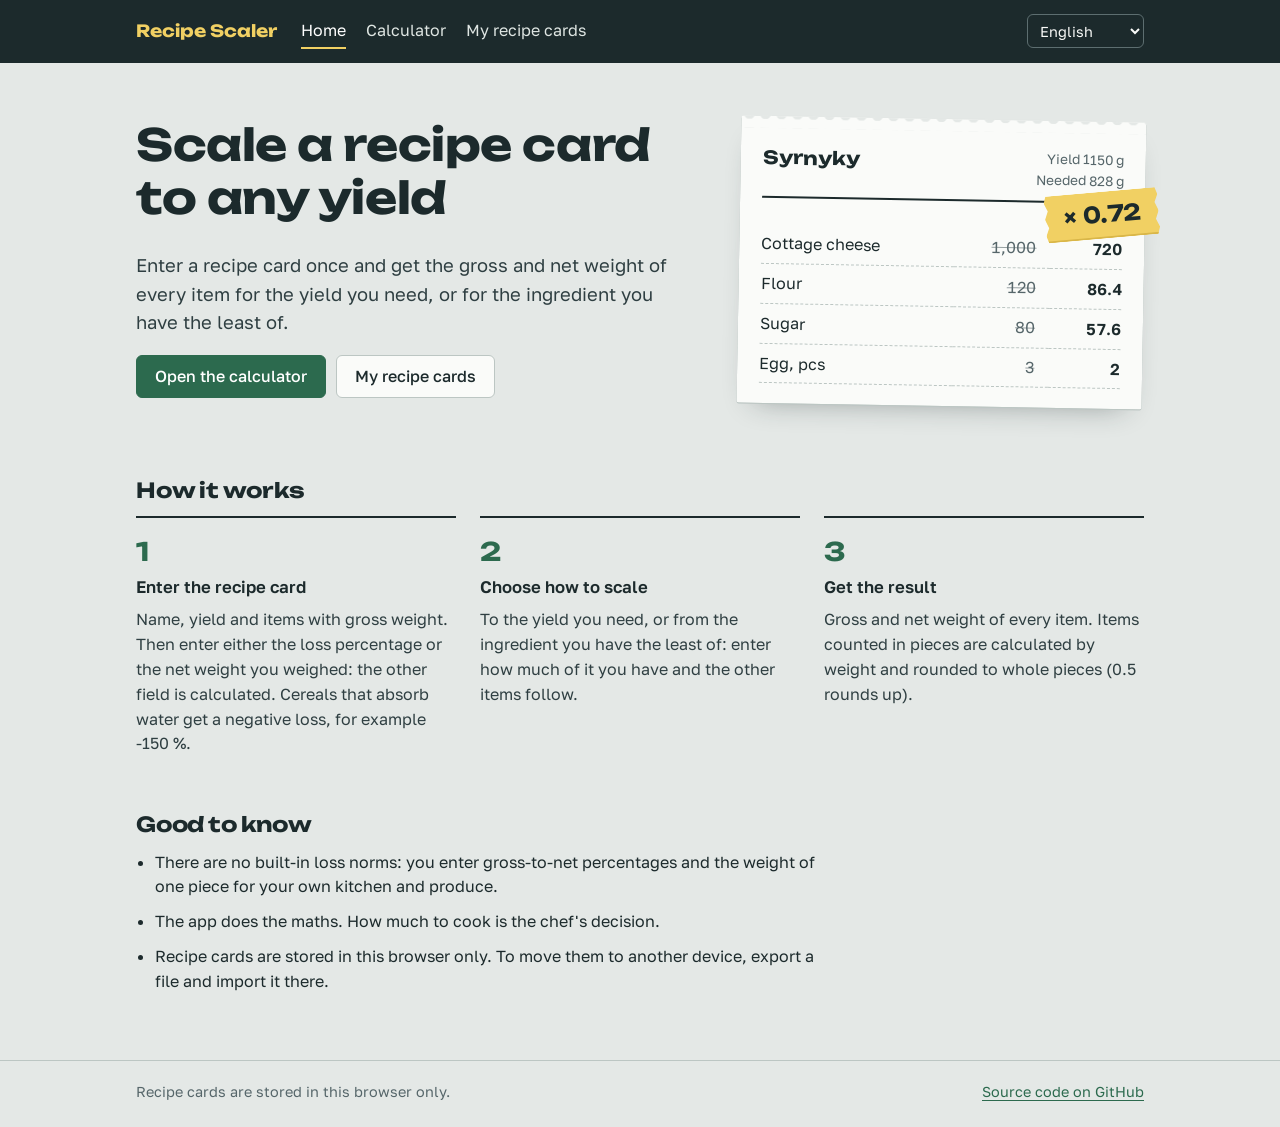
<file: index.html>
<!doctype html>
<html lang="en">
<head>
  <meta charset="utf-8">
  <meta name="viewport" content="width=device-width, initial-scale=1">
  <title>Recipe Scaler</title>
  <meta name="description" content="Recipe card scaling for chefs: gross and net weights for any yield or from a limiting ingredient.">
  <link rel="icon" href="favicon.svg" type="image/svg+xml">
  <link rel="preconnect" href="https://fonts.googleapis.com">
  <link rel="preconnect" href="https://fonts.gstatic.com" crossorigin>
  <link href="https://fonts.googleapis.com/css2?family=Golos+Text:wght@400;500;600&family=Unbounded:wght@500;700&display=swap" rel="stylesheet">
  <link rel="stylesheet" href="css/style.css">
</head>
<body data-title="title.home" data-page="home">
  <a class="skip-link" href="#main">Skip to content</a>
  <header class="site-header">
    <div class="wrap header-row">
      <a class="brand" href="index.html">Recipe Scaler</a>
      <nav class="site-nav">
        <a href="index.html" aria-current="page" data-i18n="nav.home">Home</a>
        <a href="calculator.html" data-i18n="nav.calculator">Calculator</a>
        <a href="recipes.html" data-i18n="nav.cards">My recipe cards</a>
      </nav>
      <select id="lang-select" class="lang-select" data-i18n-aria-label="nav.language" aria-label="Interface language"></select>
    </div>
  </header>

  <main id="main">
    <section class="hero wrap">
      <div class="hero-text">
        <h1 data-i18n="home.title">Scale a recipe card to any yield</h1>
        <p class="lead" data-i18n="home.lead">Enter a recipe card once and get the gross and net weight of every item for the yield you need, or for the ingredient you have the least of.</p>
        <div class="actions">
          <a class="button button-primary" href="calculator.html" data-i18n="home.cta">Open the calculator</a>
          <a class="button" href="recipes.html" data-i18n="home.cards">My recipe cards</a>
        </div>
      </div>

      <figure class="ticket" aria-hidden="true">
        <div class="ticket-head">
          <span class="ticket-name" data-i18n="ex.name">Syrnyky</span>
          <span class="ticket-yield"><span data-i18n="ex.base">Yield 1150 g</span><br><span data-i18n="ex.target">Needed 828 g</span></span>
        </div>
        <span class="tape tape-hero">&times; <span data-num="0.72">0.72</span></span>
        <table class="ticket-table">
          <tbody>
            <tr><td data-i18n="ex.item1">Cottage cheese</td><td class="num old" data-num="1000">1000</td><td class="num" data-num="720">720</td></tr>
            <tr><td data-i18n="ex.item2">Flour</td><td class="num old" data-num="120">120</td><td class="num" data-num="86.4">86.4</td></tr>
            <tr><td data-i18n="ex.item3">Sugar</td><td class="num old" data-num="80">80</td><td class="num" data-num="57.6">57.6</td></tr>
            <tr><td data-i18n="ex.item4">Egg, pcs</td><td class="num old" data-num="3">3</td><td class="num" data-num="2">2</td></tr>
          </tbody>
        </table>
      </figure>
    </section>

    <section class="wrap section">
      <h2 data-i18n="home.how">How it works</h2>
      <ol class="steps">
        <li>
          <h3 data-i18n="how.1.title">Enter the recipe card</h3>
          <p data-i18n="how.1.text"></p>
        </li>
        <li>
          <h3 data-i18n="how.2.title">Choose how to scale</h3>
          <p data-i18n="how.2.text"></p>
        </li>
        <li>
          <h3 data-i18n="how.3.title">Get the result</h3>
          <p data-i18n="how.3.text"></p>
        </li>
      </ol>
    </section>

    <section class="wrap section">
      <h2 data-i18n="home.rules">Good to know</h2>
      <ul class="rules">
        <li data-i18n="rule.norms"></li>
        <li data-i18n="rule.responsibility"></li>
        <li data-i18n="rule.storage"></li>
      </ul>
    </section>
  </main>

  <footer class="site-footer">
    <div class="wrap footer-row">
      <span data-i18n="footer.note">Recipe cards are stored in this browser only.</span>
      <a href="https://github.com/patseluk-lang/recipe-scaler" data-i18n="footer.source">Source code on GitHub</a>
    </div>
  </footer>

  <script src="js/i18n.js"></script>
</body>
</html>
</file>
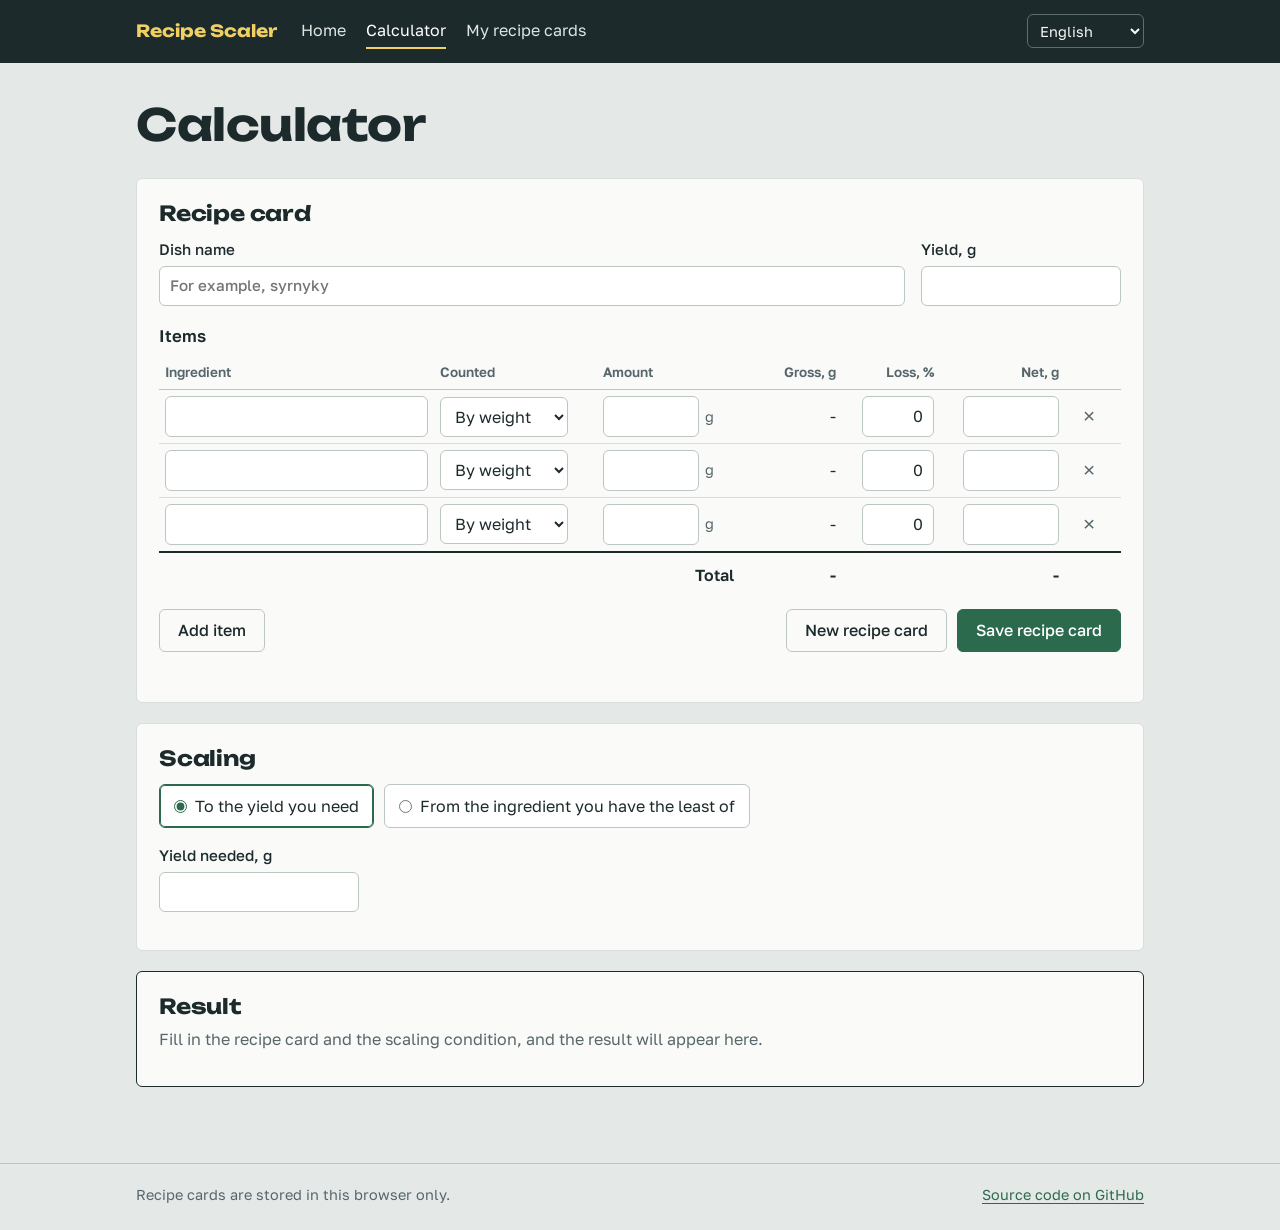
<file: calculator.html>
<!doctype html>
<html lang="en">
<head>
  <meta charset="utf-8">
  <meta name="viewport" content="width=device-width, initial-scale=1">
  <title>Calculator | Recipe Scaler</title>
  <link rel="icon" href="favicon.svg" type="image/svg+xml">
  <link rel="preconnect" href="https://fonts.googleapis.com">
  <link rel="preconnect" href="https://fonts.gstatic.com" crossorigin>
  <link href="https://fonts.googleapis.com/css2?family=Golos+Text:wght@400;500;600&family=Unbounded:wght@500;700&display=swap" rel="stylesheet">
  <link rel="stylesheet" href="css/style.css">
</head>
<body data-title="title.calculator" data-page="calculator">
  <a class="skip-link" href="#main">Skip to content</a>
  <header class="site-header">
    <div class="wrap header-row">
      <a class="brand" href="index.html">Recipe Scaler</a>
      <nav class="site-nav">
        <a href="index.html" data-i18n="nav.home">Home</a>
        <a href="calculator.html" aria-current="page" data-i18n="nav.calculator">Calculator</a>
        <a href="recipes.html" data-i18n="nav.cards">My recipe cards</a>
      </nav>
      <select id="lang-select" class="lang-select" data-i18n-aria-label="nav.language" aria-label="Interface language"></select>
    </div>
  </header>

  <main id="main" class="wrap page">
    <h1 data-i18n="calc.title">Calculator</h1>
    <p id="load-message" class="notice" hidden></p>

    <section class="panel" aria-labelledby="card-heading">
      <h2 id="card-heading" data-i18n="calc.card">Recipe card</h2>

      <div class="field-row">
        <label class="field field-wide">
          <span data-i18n="calc.name">Dish name</span>
          <input id="card-name" type="text" autocomplete="off" data-i18n-placeholder="calc.namePh">
        </label>
        <label class="field">
          <span data-i18n="calc.yield">Yield, g</span>
          <input id="card-yield" type="text" inputmode="decimal" autocomplete="off">
        </label>
      </div>

      <h3 data-i18n="calc.items">Items</h3>
      <div class="table-scroll">
        <table class="items-table">
          <thead>
            <tr>
              <th scope="col" data-i18n="col.name">Ingredient</th>
              <th scope="col" data-i18n="col.type">Counted</th>
              <th scope="col" data-i18n="col.amount">Amount</th>
              <th scope="col" class="num" data-i18n="col.gross">Gross, g</th>
              <th scope="col" class="num" data-i18n="col.waste">Loss, %</th>
              <th scope="col" class="num" data-i18n="col.net">Net, g</th>
              <th scope="col"><span class="visually-hidden" data-i18n="calc.removeItem">Remove item</span></th>
            </tr>
          </thead>
          <tbody id="items-body"></tbody>
          <tfoot>
            <tr>
              <th scope="row" colspan="3" data-i18n="calc.totals">Total</th>
              <td class="num" id="total-gross">-</td>
              <td></td>
              <td class="num" id="total-net">-</td>
              <td></td>
            </tr>
          </tfoot>
        </table>
      </div>

      <div class="actions">
        <button type="button" class="button" id="add-item" data-i18n="calc.addItem">Add item</button>
        <span class="spacer"></span>
        <button type="button" class="button" id="new-card" data-i18n="calc.new">New recipe card</button>
        <button type="button" class="button button-primary" id="save-card" data-i18n="calc.save">Save recipe card</button>
      </div>
      <p id="save-status" class="status" role="status" aria-live="polite"></p>
    </section>

    <section class="panel" aria-labelledby="scale-heading">
      <h2 id="scale-heading" data-i18n="calc.scale">Scaling</h2>

      <fieldset class="modes">
        <legend class="visually-hidden" data-i18n="mode.legend">Scaling method</legend>
        <label class="mode">
          <input type="radio" name="mode" value="yield" checked>
          <span data-i18n="mode.yield">To the yield you need</span>
        </label>
        <label class="mode">
          <input type="radio" name="mode" value="limit">
          <span data-i18n="mode.limit">From the ingredient you have the least of</span>
        </label>
      </fieldset>

      <div class="field-row" id="mode-yield">
        <label class="field">
          <span data-i18n="calc.target">Yield needed, g</span>
          <input id="target-yield" type="text" inputmode="decimal" autocomplete="off">
        </label>
      </div>

      <div class="field-row" id="mode-limit" hidden>
        <label class="field field-wide">
          <span data-i18n="calc.limitItem">Ingredient</span>
          <select id="limit-item"></select>
        </label>
        <label class="field">
          <span id="limit-amount-label">Amount available, g</span>
          <input id="limit-amount" type="text" inputmode="decimal" autocomplete="off">
        </label>
      </div>
    </section>

    <section class="panel result" aria-labelledby="result-heading" aria-live="polite">
      <div class="result-head">
        <h2 id="result-heading" data-i18n="calc.result">Result</h2>
        <div id="factor-box" class="factor" hidden>
          <span class="tape" id="factor-value"></span>
          <span id="new-yield" class="new-yield"></span>
        </div>
      </div>
      <p id="result-waiting" class="muted" data-i18n="calc.waiting"></p>
      <div class="table-scroll" id="result-wrap" hidden>
        <table class="result-table">
          <thead>
            <tr>
              <th scope="col" data-i18n="col.name">Ingredient</th>
              <th scope="col" class="num" data-i18n="col.gross">Gross, g</th>
              <th scope="col" class="num" data-i18n="col.net">Net, g</th>
              <th scope="col" class="num" data-i18n="col.pieces">Pieces</th>
            </tr>
          </thead>
          <tbody id="result-body"></tbody>
          <tfoot>
            <tr>
              <th scope="row" data-i18n="calc.totals">Total</th>
              <td class="num" id="result-gross"></td>
              <td class="num" id="result-net"></td>
              <td></td>
            </tr>
          </tfoot>
        </table>
      </div>
    </section>
  </main>

  <footer class="site-footer">
    <div class="wrap footer-row">
      <span data-i18n="footer.note">Recipe cards are stored in this browser only.</span>
      <a href="https://github.com/patseluk-lang/recipe-scaler" data-i18n="footer.source">Source code on GitHub</a>
    </div>
  </footer>

  <script src="js/i18n.js"></script>
  <script src="js/scaler.js"></script>
  <script src="js/storage.js"></script>
  <script src="js/calculator.js"></script>
</body>
</html>
</file>
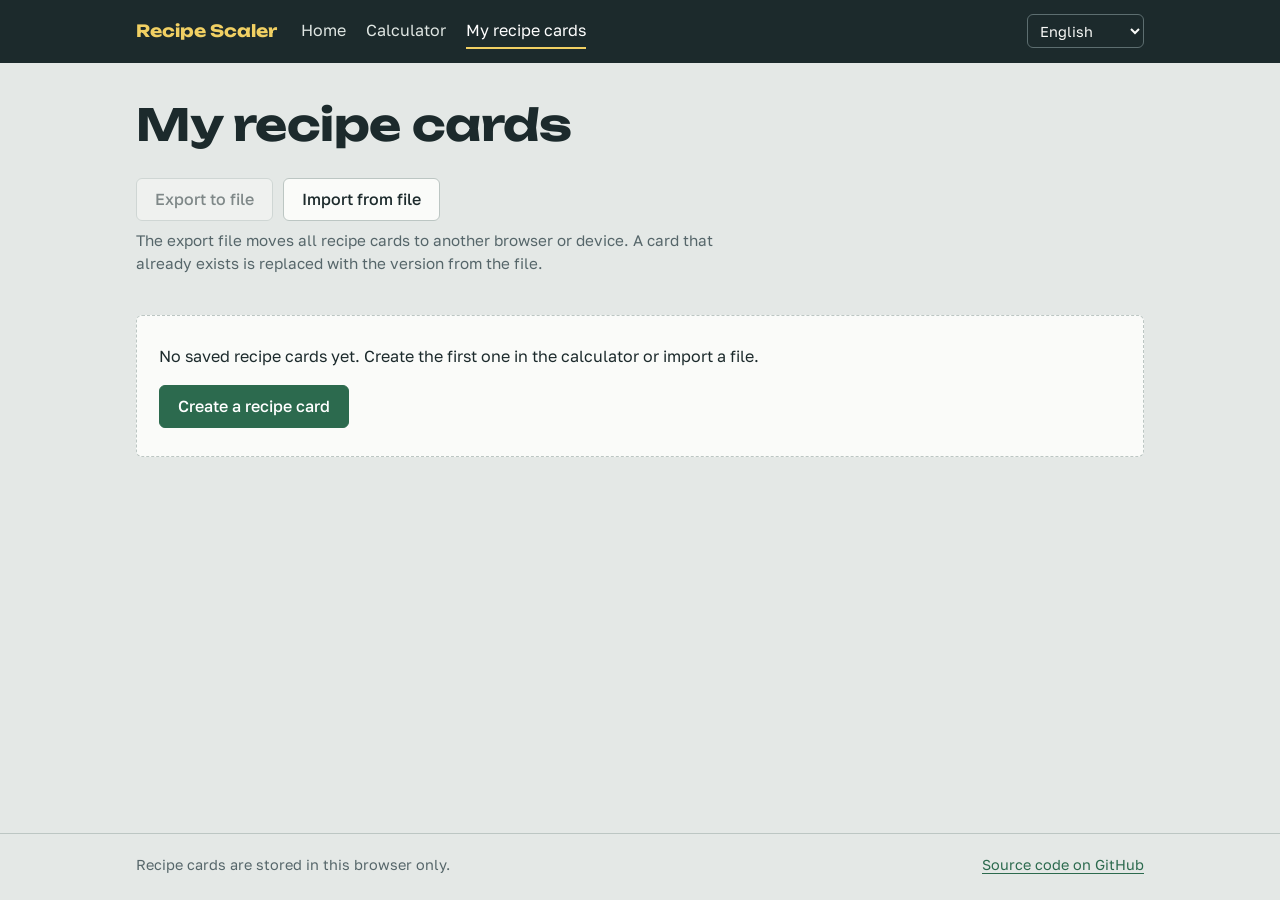
<file: recipes.html>
<!doctype html>
<html lang="en">
<head>
  <meta charset="utf-8">
  <meta name="viewport" content="width=device-width, initial-scale=1">
  <title>My recipe cards | Recipe Scaler</title>
  <link rel="icon" href="favicon.svg" type="image/svg+xml">
  <link rel="preconnect" href="https://fonts.googleapis.com">
  <link rel="preconnect" href="https://fonts.gstatic.com" crossorigin>
  <link href="https://fonts.googleapis.com/css2?family=Golos+Text:wght@400;500;600&family=Unbounded:wght@500;700&display=swap" rel="stylesheet">
  <link rel="stylesheet" href="css/style.css">
</head>
<body data-title="title.cards" data-page="cards">
  <a class="skip-link" href="#main">Skip to content</a>
  <header class="site-header">
    <div class="wrap header-row">
      <a class="brand" href="index.html">Recipe Scaler</a>
      <nav class="site-nav">
        <a href="index.html" data-i18n="nav.home">Home</a>
        <a href="calculator.html" data-i18n="nav.calculator">Calculator</a>
        <a href="recipes.html" aria-current="page" data-i18n="nav.cards">My recipe cards</a>
      </nav>
      <select id="lang-select" class="lang-select" data-i18n-aria-label="nav.language" aria-label="Interface language"></select>
    </div>
  </header>

  <main id="main" class="wrap page">
    <h1 data-i18n="cards.title">My recipe cards</h1>

    <div class="actions">
      <button type="button" class="button" id="export-cards" data-i18n="cards.export">Export to file</button>
      <label class="button file-button">
        <span data-i18n="cards.import">Import from file</span>
        <input type="file" id="import-file" accept=".json,application/json" class="visually-hidden">
      </label>
    </div>
    <p class="muted hint" data-i18n="cards.hint"></p>
    <p id="cards-status" class="status" role="status" aria-live="polite"></p>

    <div id="cards-empty" class="empty" hidden>
      <p data-i18n="cards.empty"></p>
      <a class="button button-primary" href="calculator.html" data-i18n="cards.create">Create a recipe card</a>
    </div>
    <ul id="cards-list" class="card-list"></ul>
  </main>

  <footer class="site-footer">
    <div class="wrap footer-row">
      <span data-i18n="footer.note">Recipe cards are stored in this browser only.</span>
      <a href="https://github.com/patseluk-lang/recipe-scaler" data-i18n="footer.source">Source code on GitHub</a>
    </div>
  </footer>

  <script src="js/i18n.js"></script>
  <script src="js/storage.js"></script>
  <script src="js/recipes.js"></script>
</body>
</html>
</file>
<file: css/style.css>
/* Colours: steel background, paper cards, green for actions,
   yellow "masking tape" for the scaling factor. */

:root {
  --steel: #e4e8e6;
  --paper: #fafbf9;
  --ink: #1c2a2c;
  --muted: #56666a;
  --line: #bcc6c3;
  --line-soft: #d7dedb;
  --basil: #2c6a4e;
  --basil-dark: #1f4f39;
  --tape: #f1d063;
  --tape-edge: #d9b648;
  --danger: #9e3527;
  --focus: #1f6fb2;

  --font-display: 'Unbounded', 'Arial Black', sans-serif;
  --font-body: 'Golos Text', 'Segoe UI', Arial, sans-serif;

  --radius: 6px;
  --wrap: 1040px;
}

*,
*::before,
*::after {
  box-sizing: border-box;
}

html {
  -webkit-text-size-adjust: 100%;
}

body {
  margin: 0;
  background: var(--steel);
  color: var(--ink);
  font-family: var(--font-body);
  font-size: 1rem;
  line-height: 1.55;
  min-height: 100vh;
  display: flex;
  flex-direction: column;
}

main {
  flex: 1;
}

h1,
h2,
h3 {
  line-height: 1.2;
  margin: 0 0 0.6em;
}

h1,
h2 {
  font-family: var(--font-display);
  font-weight: 700;
  letter-spacing: -0.01em;
}

h1 {
  font-size: clamp(1.75rem, 1.2rem + 2.4vw, 2.75rem);
}

h2 {
  font-size: 1.3rem;
}

h3 {
  font-size: 1.05rem;
  font-weight: 600;
}

p {
  margin: 0 0 1em;
}

a {
  color: var(--basil);
  text-underline-offset: 0.18em;
}

a:hover {
  color: var(--basil-dark);
}

:focus-visible {
  outline: 3px solid var(--focus);
  outline-offset: 2px;
}

.wrap {
  width: 100%;
  max-width: var(--wrap);
  margin: 0 auto;
  padding: 0 16px;
}

.visually-hidden {
  position: absolute !important;
  width: 1px;
  height: 1px;
  margin: -1px;
  padding: 0;
  overflow: hidden;
  clip: rect(0 0 0 0);
  white-space: nowrap;
  border: 0;
}

.file-button {
  position: relative;
}

.skip-link {
  position: absolute;
  left: 16px;
  top: -48px;
  background: var(--ink);
  color: var(--paper);
  padding: 8px 12px;
  border-radius: var(--radius);
  z-index: 10;
}

.skip-link:focus {
  top: 8px;
}

.muted {
  color: var(--muted);
}

[hidden] {
  display: none !important;
}

.site-header {
  background: var(--ink);
  color: var(--paper);
}

.header-row {
  display: flex;
  flex-wrap: wrap;
  align-items: center;
  gap: 8px 24px;
  padding-top: 14px;
  padding-bottom: 14px;
}

.brand {
  font-family: var(--font-display);
  font-weight: 700;
  font-size: 1.05rem;
  color: var(--tape);
  text-decoration: none;
}

.brand:hover {
  color: var(--tape);
}

.site-nav {
  display: flex;
  flex-wrap: wrap;
  gap: 4px 20px;
  margin-right: auto;
}

.site-nav a {
  color: #dfe6e3;
  text-decoration: none;
  padding: 4px 0;
  border-bottom: 2px solid transparent;
}

.site-nav a:hover {
  color: #fff;
}

.site-nav a[aria-current='page'] {
  color: #fff;
  border-bottom-color: var(--tape);
}

.site-header .lang-select {
  width: auto;
  min-height: 34px;
  font: inherit;
  font-size: 0.9rem;
  color: var(--paper);
  background: transparent;
  border: 1px solid #5d6e70;
  border-radius: var(--radius);
  padding: 4px 8px;
}

.lang-select option {
  color: var(--ink);
}

.site-footer {
  margin-top: 56px;
  border-top: 1px solid var(--line);
  color: var(--muted);
  font-size: 0.9rem;
}

.footer-row {
  display: flex;
  flex-wrap: wrap;
  justify-content: space-between;
  gap: 8px 24px;
  padding-top: 20px;
  padding-bottom: 24px;
}

.actions {
  display: flex;
  flex-wrap: wrap;
  align-items: center;
  gap: 10px;
  margin: 16px 0 8px;
}

.spacer {
  flex: 1;
}

.button {
  display: inline-flex;
  align-items: center;
  justify-content: center;
  min-height: 42px;
  padding: 8px 18px;
  font: inherit;
  font-weight: 500;
  color: var(--ink);
  background: var(--paper);
  border: 1px solid var(--line);
  border-radius: var(--radius);
  text-decoration: none;
  cursor: pointer;
}

.button:hover {
  border-color: var(--ink);
  color: var(--ink);
}

.button:disabled {
  opacity: 0.5;
  cursor: not-allowed;
}

.button-primary {
  background: var(--basil);
  border-color: var(--basil);
  color: #fff;
}

.button-primary:hover {
  background: var(--basil-dark);
  border-color: var(--basil-dark);
  color: #fff;
}

.button-danger {
  color: var(--danger);
}

.button-danger:hover {
  border-color: var(--danger);
  color: var(--danger);
}

.file-button:focus-within {
  outline: 3px solid var(--focus);
  outline-offset: 2px;
}

input[type='text'],
select {
  font: inherit;
  color: var(--ink);
  background: #fff;
  border: 1px solid var(--line);
  border-radius: var(--radius);
  padding: 7px 10px;
  min-height: 40px;
  width: 100%;
}

input[type='text']:focus,
select:focus {
  border-color: var(--ink);
}

input[aria-invalid='true'],
select[aria-invalid='true'] {
  border-color: var(--danger);
  box-shadow: 0 0 0 1px var(--danger);
  background: #fff6f4;
}

.field-row {
  display: flex;
  flex-wrap: wrap;
  gap: 12px 16px;
  margin-bottom: 20px;
}

.field {
  display: flex;
  flex-direction: column;
  gap: 4px;
  flex: 0 1 200px;
  font-weight: 500;
  font-size: 0.95rem;
}

.field-wide {
  flex: 1 1 280px;
}

.status {
  min-height: 1.5em;
  margin: 4px 0 0;
  color: var(--basil);
  font-weight: 500;
}

.status-error {
  color: var(--danger);
}

.notice {
  padding: 12px 16px;
  background: #fff6f4;
  border-left: 4px solid var(--danger);
  border-radius: var(--radius);
}

.tape {
  display: inline-block;
  padding: 6px 18px;
  background: var(--tape);
  color: var(--ink);
  font-family: var(--font-display);
  font-weight: 700;
  font-variant-numeric: tabular-nums;
  white-space: nowrap;
  transform: rotate(-2deg);
  clip-path: polygon(2% 0, 98% 0, 100% 15%, 97% 32%, 100% 50%, 97% 68%, 100% 85%, 98% 100%, 2% 100%, 0 85%, 3% 68%, 0 50%, 3% 32%, 0 15%);
  box-shadow: inset 0 -2px 0 var(--tape-edge);
}

.hero {
  display: grid;
  grid-template-columns: minmax(0, 1.25fr) minmax(0, 0.9fr);
  gap: 40px;
  align-items: center;
  padding-top: 56px;
  padding-bottom: 32px;
}

.hero h1 {
  max-width: 16ch;
}

.lead {
  font-size: 1.15rem;
  max-width: 52ch;
  color: #2f3f42;
}

.ticket {
  position: relative;
  margin: 0;
  padding: 28px 22px 20px;
  background: var(--paper);
  border-radius: 2px;
  box-shadow: 0 1px 0 var(--line), 0 14px 30px -18px rgba(28, 42, 44, 0.45);
  background-image: radial-gradient(circle at 8px -2px, var(--steel) 5px, transparent 5.5px);
  background-size: 16px 12px;
  background-repeat: repeat-x;
  transform: rotate(1deg);
}

.ticket-head {
  display: flex;
  justify-content: space-between;
  gap: 12px;
  border-bottom: 2px solid var(--ink);
  padding-bottom: 10px;
  margin-bottom: 8px;
}

.ticket-name {
  font-family: var(--font-display);
  font-weight: 700;
  font-size: 1.15rem;
}

.ticket-yield {
  text-align: right;
  font-size: 0.85rem;
  color: var(--muted);
}

.tape-hero {
  position: absolute;
  right: -14px;
  top: 70px;
  font-size: 1.4rem;
  transform: rotate(-6deg);
}

.ticket-table {
  width: 100%;
  border-collapse: collapse;
  margin-top: 26px;
  font-variant-numeric: tabular-nums;
}

.ticket-table td {
  padding: 7px 0;
  border-bottom: 1px dashed var(--line);
}

.ticket-table .old {
  color: var(--muted);
  text-decoration: line-through;
  text-decoration-color: rgba(86, 102, 106, 0.6);
  padding-right: 14px;
}

.ticket-table td.num:last-child {
  font-weight: 600;
  width: 4.5em;
}

.section {
  padding-top: 40px;
}

.steps {
  list-style: none;
  counter-reset: step;
  padding: 0;
  margin: 0;
  display: grid;
  grid-template-columns: repeat(3, minmax(0, 1fr));
  gap: 24px;
}

.steps li {
  counter-increment: step;
  border-top: 2px solid var(--ink);
  padding-top: 14px;
}

.steps li::before {
  content: counter(step);
  display: block;
  font-family: var(--font-display);
  font-weight: 700;
  font-size: 1.6rem;
  color: var(--basil);
  margin-bottom: 6px;
}

.steps p {
  color: #2f3f42;
  max-width: 40ch;
}

.rules {
  margin: 0;
  padding-left: 1.2em;
  max-width: 70ch;
}

.rules li {
  margin-bottom: 10px;
}

.page {
  padding-top: 36px;
}

.panel {
  background: var(--paper);
  border: 1px solid var(--line-soft);
  border-radius: var(--radius);
  padding: 22px 22px 18px;
  margin-bottom: 20px;
}

.table-scroll {
  position: relative; /* keeps visually hidden labels inside the scroll area */
  overflow-x: auto;
  margin: 0 -4px;
  padding: 0 4px;
}

table {
  font-variant-numeric: tabular-nums;
}

.items-table,
.result-table {
  width: 100%;
  border-collapse: collapse;
}

.items-table {
  min-width: 820px;
}

.items-table th,
.result-table th {
  text-align: left;
  font-size: 0.85rem;
  font-weight: 600;
  color: var(--muted);
  padding: 6px 6px;
  border-bottom: 1px solid var(--line);
}

.items-table td {
  padding: 6px;
  border-bottom: 1px solid var(--line-soft);
  vertical-align: middle;
}

.items-table tfoot th,
.items-table tfoot td,
.result-table tfoot th,
.result-table tfoot td {
  color: var(--ink);
  font-weight: 600;
  border-bottom: none;
  border-top: 2px solid var(--ink);
  padding-top: 10px;
}

.items-table tfoot th {
  text-align: right;
}

.items-table tfoot th,
.result-table tfoot th {
  font-size: 1rem;
}

.num {
  text-align: right;
}

th.num {
  text-align: right;
}

.computed {
  white-space: nowrap;
  min-width: 5.5em;
}

.items-table input.input-name {
  min-width: 160px;
}

.items-table select {
  width: auto;
  min-width: 128px;
}

.items-table input.input-num {
  text-align: right;
  width: 96px;
}

.items-table input.input-short {
  width: 72px;
}

.amount {
  display: flex;
  align-items: center;
  gap: 6px;
  white-space: nowrap;
}

.unit {
  color: var(--muted);
  font-size: 0.9rem;
}

.icon-button {
  width: 36px;
  height: 36px;
  font-size: 1.3rem;
  line-height: 1;
  color: var(--muted);
  background: transparent;
  border: 1px solid transparent;
  border-radius: var(--radius);
  cursor: pointer;
}

.icon-button:hover {
  color: var(--danger);
  border-color: var(--line);
}

.modes {
  border: 0;
  padding: 0;
  margin: 0 0 16px;
  display: flex;
  flex-wrap: wrap;
  gap: 10px;
}

.mode {
  display: flex;
  align-items: center;
  gap: 8px;
  padding: 9px 14px;
  border: 1px solid var(--line);
  border-radius: var(--radius);
  background: #fff;
  cursor: pointer;
}

.mode:has(input:checked) {
  border-color: var(--basil);
  box-shadow: inset 0 0 0 1px var(--basil);
}

.mode input {
  accent-color: var(--basil);
  margin: 0;
}

.result {
  border-color: var(--ink);
}

.result-head {
  display: flex;
  flex-wrap: wrap;
  align-items: center;
  justify-content: space-between;
  gap: 12px 24px;
  margin-bottom: 8px;
}

.result-head h2 {
  margin: 0;
}

.factor {
  display: flex;
  flex-wrap: wrap;
  align-items: center;
  gap: 8px 18px;
}

.factor .tape {
  font-size: 1.25rem;
}

.new-yield {
  font-weight: 600;
}

.result-table td,
.result-table tbody th {
  padding: 9px 6px;
  border-bottom: 1px dashed var(--line);
}

.result-table tbody th {
  color: var(--ink);
  font-size: 1rem;
  font-weight: 500;
}

.result-table td:nth-child(3) {
  font-weight: 600;
}

.hint {
  max-width: 70ch;
  font-size: 0.95rem;
}

.empty {
  padding: 28px 22px;
  background: var(--paper);
  border: 1px dashed var(--line);
  border-radius: var(--radius);
}

.card-list {
  list-style: none;
  margin: 16px 0 0;
  padding: 0;
  display: grid;
  gap: 12px;
}

.card-item {
  display: flex;
  flex-wrap: wrap;
  align-items: center;
  justify-content: space-between;
  gap: 12px 24px;
  background: var(--paper);
  border: 1px solid var(--line-soft);
  border-left: 6px solid var(--tape);
  border-radius: var(--radius);
  padding: 16px 18px;
}

.card-title {
  font-size: 1.1rem;
  margin: 0 0 4px;
}

.card-title a {
  color: var(--ink);
}

.card-meta {
  margin: 0;
  font-size: 0.95rem;
}

.card-actions {
  display: flex;
  gap: 8px;
}

@media (max-width: 760px) {
  .hero {
    grid-template-columns: minmax(0, 1fr);
    padding-top: 32px;
    gap: 32px;
  }

  .ticket {
    transform: none;
  }

  .tape-hero {
    right: 8px;
  }

  .steps {
    grid-template-columns: minmax(0, 1fr);
  }

  .panel {
    padding: 18px 14px 14px;
  }

  .actions .spacer {
    display: none;
  }
}

@media print {
  .site-header,
  .site-footer,
  .actions,
  .modes,
  .icon-button {
    display: none;
  }

  body {
    background: #fff;
  }
}
</file>
